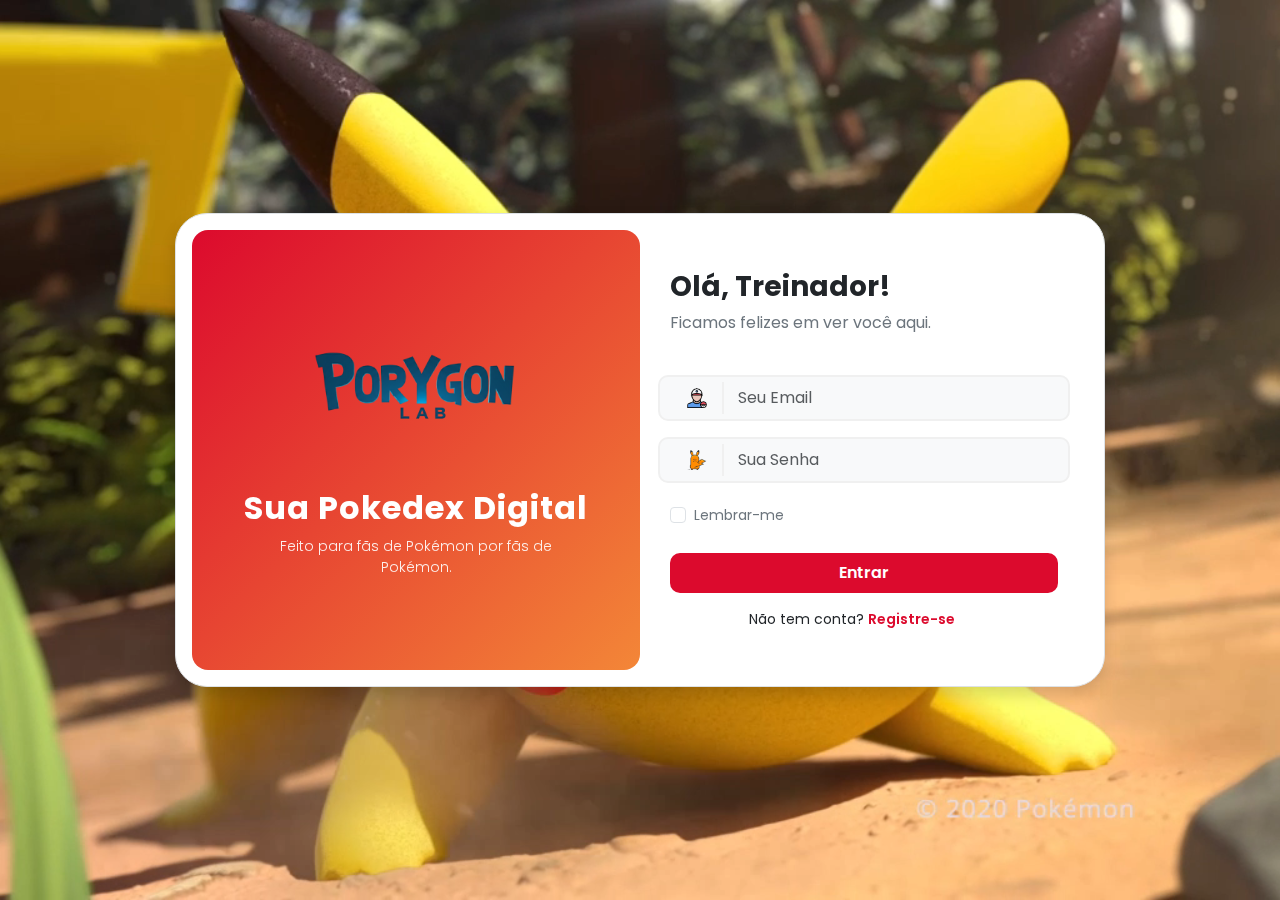
<file: login/login.html>
<!DOCTYPE html>
<html lang="pt-br">

<head>
    <meta charset="UTF-8">
    <meta name="viewport" content="width=device-width, initial-scale=1.0">
    <title>Login Pokedex</title>
    <link href="https://cdn.jsdelivr.net/npm/bootstrap@5.3.0/dist/css/bootstrap.min.css" rel="stylesheet">
    <link rel="stylesheet" href="\login\style.css">
</head>

<body>

    <video autoplay muted loop id="video-background">
        <source src="/images/sun-moon-team-up.mp4" type="video/mp4">
        Seu navegador não suporta vídeos HTML5.
    </video>

    <div class="container d-flex justify-content-center align-items-center min-vh-100">

        <div class="row border rounded-5 p-3 bg-white shadow box-area">

            <div class="col-md-6 rounded-4 d-flex justify-content-center align-items-center flex-column left-box">
                <div class="featured-img mb-3">
                    <a href=""><img src="/images/logo.png" class="img-fluid" alt="Porygon Logo" style="width: 250px;"></a>
                </div>
                <h2 class="text-white fs-2 text-center mt-2">Sua Pokedex Digital</h2>
                <small class="text-white text-wrap text-center" style="width: 17rem;">
                    Feito para fãs de Pokémon por fãs de Pokémon.
                </small>
            </div>

            <div class="col-md-6 right-box">
                <div class="row align-items-center">

                    <div class="header-text mb-4">
                        <h3 class="fw-bold">Olá, Treinador!</h3>
                        <p class="text-secondary">Ficamos felizes em ver você aqui.</p>
                    </div>

                    <div class="input-group mb-3 input-group-custom">
                        <span class="input-group-text">
                            <img src="/images/treinador-de-pokemon.png" alt="icon" style="width: 20px; height: 20px;">
                        </span>
                        <input type="email" class="form-control form-control-lg fs-6" placeholder="Seu Email">
                    </div>

                    <div class="input-group mb-1 input-group-custom">
                        <span class="input-group-text">
                            <img src="/images/pikachu.png" alt="icon" style="width: 20px; height: 20px;">
                        </span>
                        <input type="password" class="form-control form-control-lg fs-6" placeholder="Sua Senha">
                    </div>

                    <div class="input-group mb-4 d-flex justify-content-between mt-3">
                        <div class="form-check">
                            <input type="checkbox" class="form-check-input" id="formCheck">
                            <label for="formCheck" class="form-check-label text-secondary"><small>Lembrar-me</small></label>
                        </div>
                    </div>

                    <div class="input-group mb-3">
                        <button class="btn btn-lg w-100 fs-6 btn-pokedex">Entrar</button>
                    </div>

                    <div class="row text-center">
                        <small>Não tem conta? <a href="/registro/registro.html" class="link-hover-vermelho">Registre-se</a></small>
                    </div>

                </div>
            </div>

        </div>
    </div>

</body>
</html>
</file>
